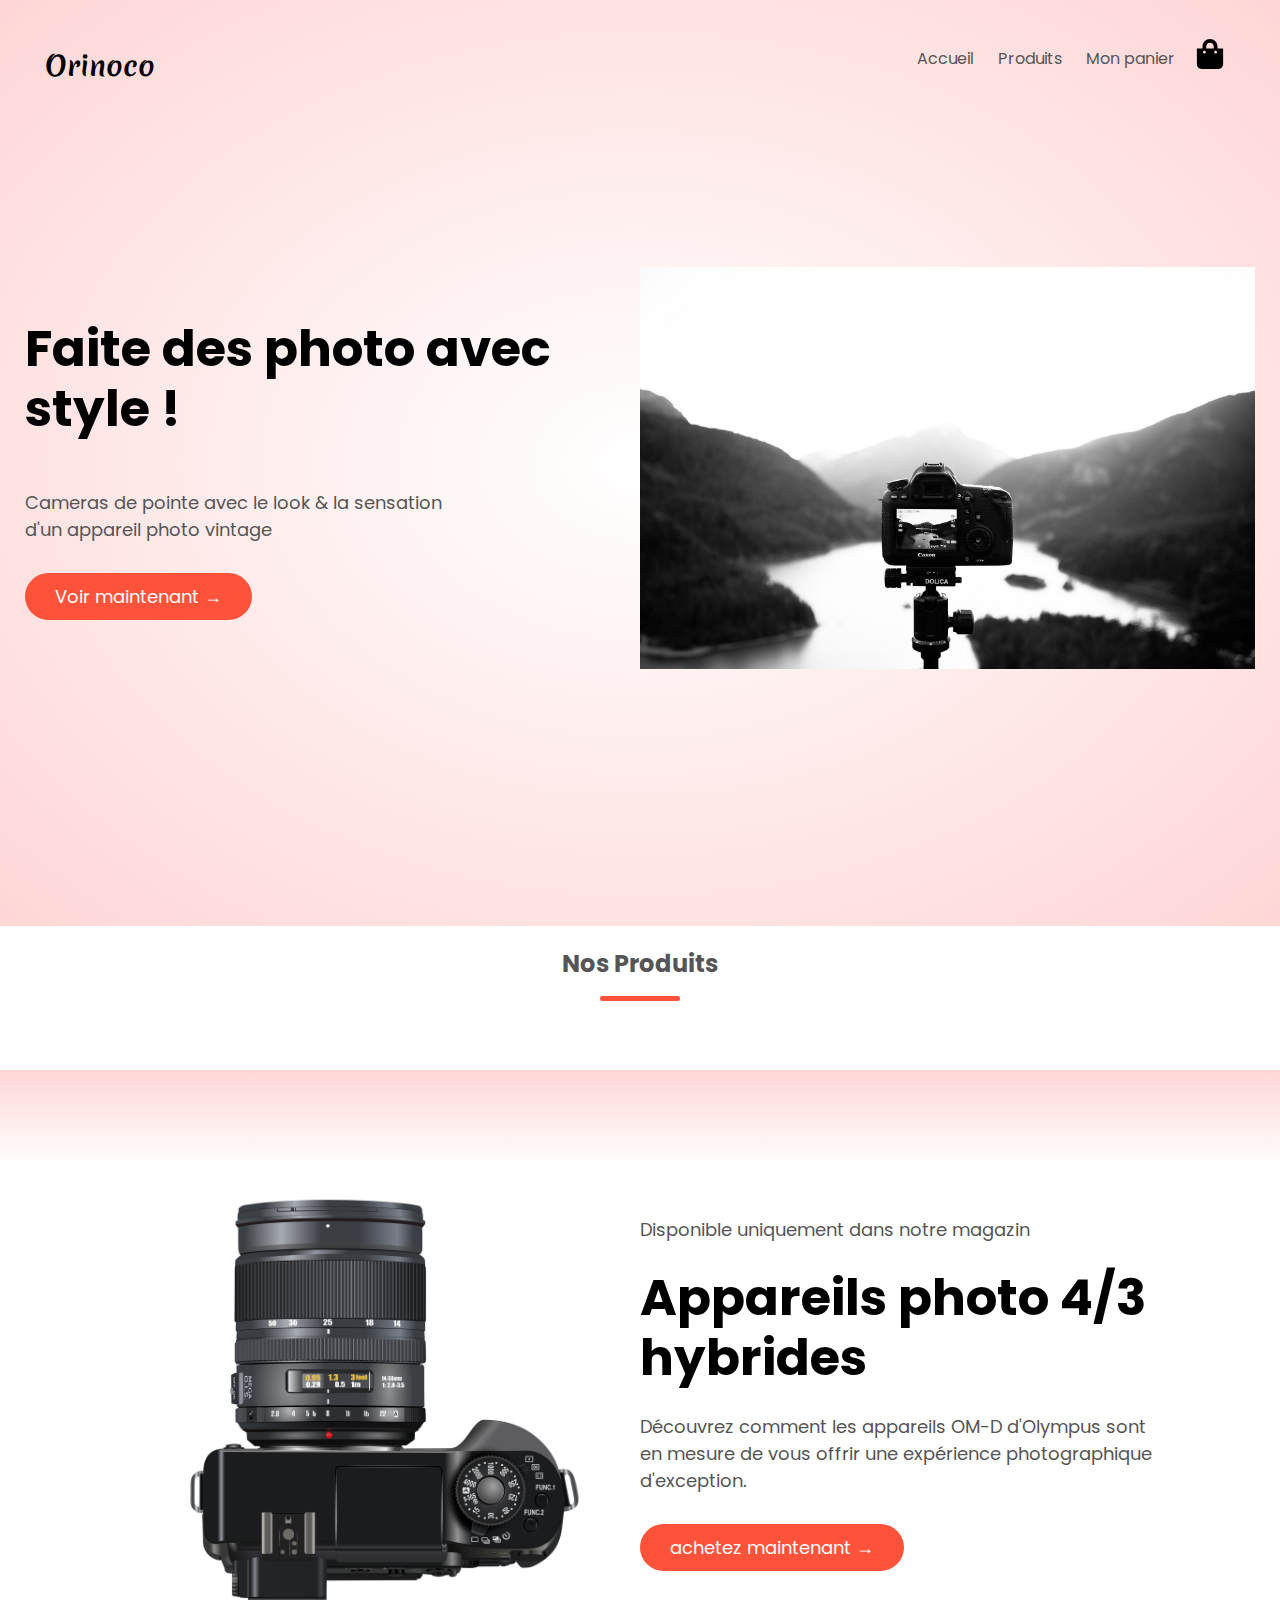
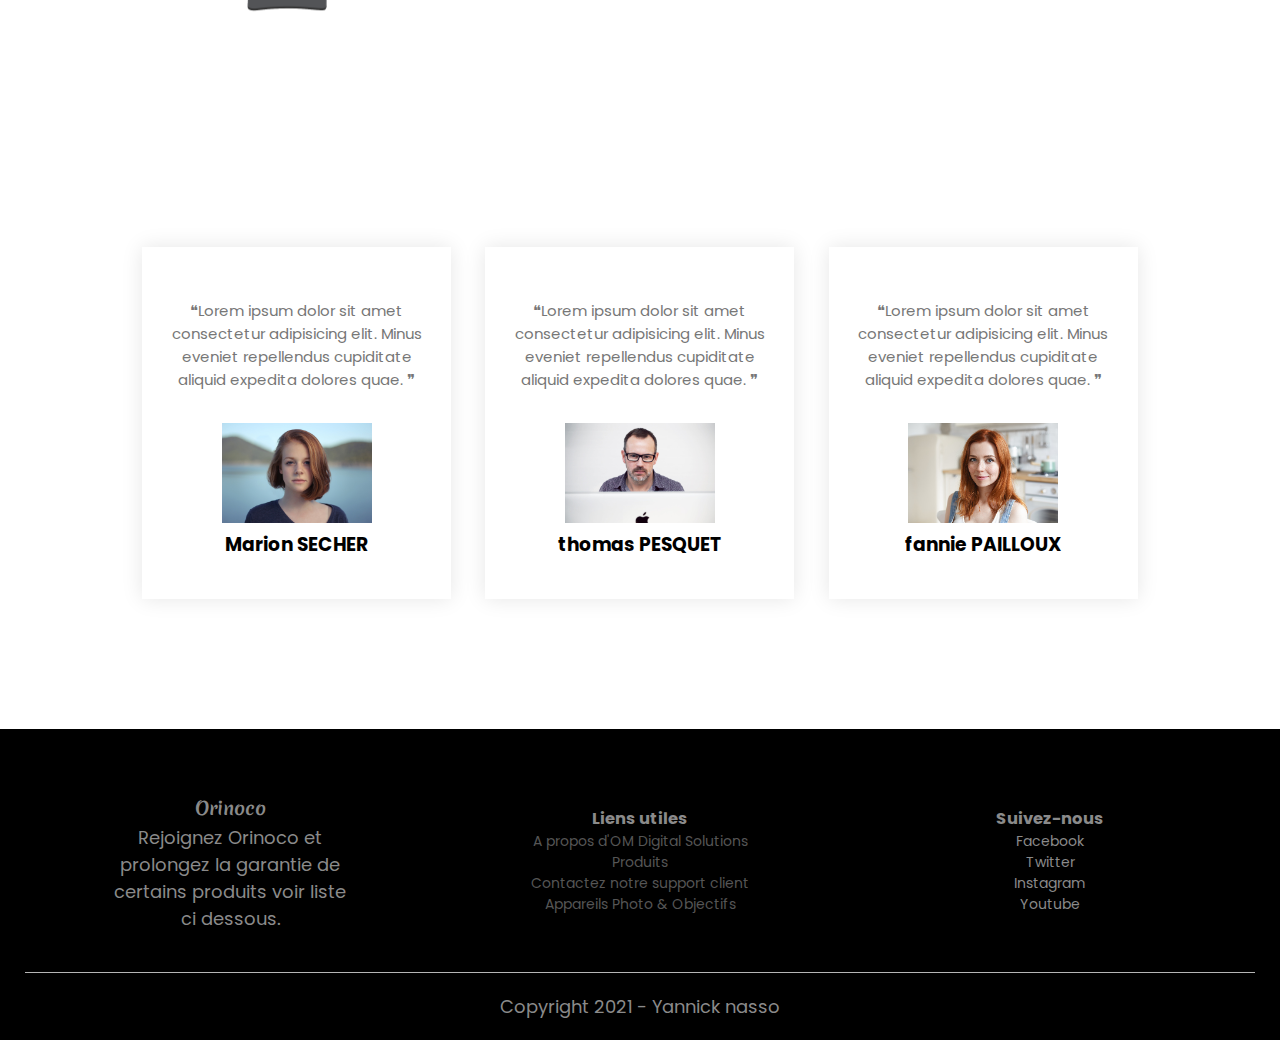
<file: index.html>
<!DOCTYPE html>
<!--[if lt IE 7]>      <html class="no-js lt-ie9 lt-ie8 lt-ie7"> <![endif]-->
<!--[if IE 7]>         <html class="no-js lt-ie9 lt-ie8"> <![endif]-->
<!--[if IE 8]>         <html class="no-js lt-ie9"> <![endif]-->
<!--[if gt IE 8]>      <html class="no-js"> <![endif]-->
<html lang="fr">
  <head>
    <meta charset="utf-8" />
    <meta http-equiv="X-UA-Compatible" content="IE=edge" />
    <title>Orinoco | ecommerce website photo</title>
    <meta name="description" content="" />
    <meta name="viewport" content="width=device-width, initial-scale=1" />
    <link rel="stylesheet" href="style.css" />
    <link rel="preconnect" href="https://fonts.googleapis.com" />
    <!-- google fonts -->
    <link rel="preconnect" href="https://fonts.gstatic.com" crossorigin />
    <link
      href="https://fonts.googleapis.com/css2?family=Merienda:wght@400;700&family=Poppins:wght@300;400;500;600;700&display=swap"
      rel="stylesheet"
    />

    <!-- fontawesom -->
    <link
      rel="stylesheet"
      href="https://use.fontawesome.com/releases/v5.15.3/css/all.css"
      integrity="sha384-SZXxX4whJ79/gErwcOYf+zWLeJdY/qpuqC4cAa9rOGUstPomtqpuNWT9wdPEn2fk"
      crossorigin="anonymous"
    />
  </head>
  <body>
    <!-- HEADER -->
    <div class="header">
      <div class="container">
        <div class="navbar">
          <div class="navbar-center">
            <div class="logo">
              <i class="fas fa-shopping-cart"></i>
              <span class="brand">Orinoco</span>
            </div>
            <nav>
              <ul id="menuItems">
                <li><a href="index.html">Accueil</a></li>
                <li><a href="product.html">Produits</a></li>
                <!-- <li><a href="product-details.html">À propos</a></li> -->
                <!-- <li><a href="">Contact</a></li> -->
                <li><a href="card.html">Mon panier</a></li>
              </ul>
            </nav>
            <div class="cart-container">
              <a href="card.html"
                ><img
                  src="./images/shopping-bag-solid.svg"
                  width="30px"
                  height="30px"
                  alt="logo"
              /></a>
              <!-- <div class="cart-items"><span>0</span></div> -->
            </div>
            <img
              src="./images/bars-solid.svg"
              alt="menu"
              class="menu-icon"
              onclick="menutoggle()"
            />
          </div>
        </div>
        <div class="row">
          <div class="col-2">
            <h1>Faite des photo avec style !</h1>
            <br />
            <p>
              Cameras de pointe avec le look & la sensation <br />
              d'un appareil photo vintage
            </p>
            <a href="product.html" class="btn">Voir maintenant &#8594;</a>
          </div>
          <div class="col-2">
            <img src="./images/camera-918565_1920.jpg" alt="" />
          </div>
        </div>
      </div>
    </div>

    <!-- featured products -->

    <div class="small-container">
      <h2 class="title">Nos Produits</h2>
      <div class="row" id="row">
        <!-- <div class="col-4" id="article">
          <img src="./images/vcam_1.jpg" alt="appareil photo" />
          <button class="btn-item">voir l'article</button>
          <h4 class="name">Reflex - Canon EOS 1000D + Objectif Canon EF-S 18</h4>
          <p class="desciption"></p>
          <div class="rating">
            <i class="fa fa-star"></i>
            <i class="fa fa-star"></i>
            <i class="fa fa-star"></i>
            <i class="fa fa-star"></i>
            <i class="far fa-star"></i>
          </div>
          <p class="price">299.00€</p>
        </div> -->
        <!-- <div class="col-4">
          <img src="./images/vcam_2.jpg" alt="appareil photo" />
          <h4>Bridge - Canon PowerShot SX400 IS Noir f/3,4 - f/5,8</h4>
          <div class="rating">
            <i class="fa fa-star"></i>
            <i class="fa fa-star"></i>
            <i class="fa fa-star"></i>
            <i class="far fa-star"></i>
            <i class="far fa-star"></i>
          </div>
          <p class="price">139.99€</p>
        </div>
        <div class="col-4">
          <img src="./images/vcam_3.jpg" alt="appareil photo" />
          <h4>Appareil photo Hybride Sony A7 III + 28-70mm</h4>
          <div class="rating">
            <i class="fa fa-star"></i>
            <i class="fa fa-star"></i>
            <i class="fa fa-star"></i>
            <i class="fa fa-star"></i>
            <i class="far fa-star"></i>
          </div>
          <p class="price">1849.99€</p>
        </div>
        <div class="col-4">
          <img src="./images/vcam_4.jpg" alt="appareil photo" />
          <h4>Appareils photos bridge SONY DSC-H300 - Noir</h4>
          <div class="rating">
            <i class="fa fa-star"></i>
            <i class="fa fa-star"></i>
            <i class="fa fa-star"></i>
            <i class="fas fa-star-half-alt"></i>
            <i class="far fa-star"></i>
          </div>
          <p class="price">189.99€</p>
        </div>
        <div class="col-4">
          <img src="./images/vcam_5.jpg" alt="appareil photo" />
          <h4>FUJIFILM - FinePix S6500-FD 6,3 MP</h4>
          <div class="rating">
            <i class="fa fa-star"></i>
            <i class="fa fa-star"></i>
            <i class="fa fa-star"></i>
            <i class="fa fa-star"></i>
            <i class="far fa-star"></i>
          </div>
          <p class="price">2199.99€</p>
        </div> -->
      </div>
    </div>

    <!-- Offre -->
    <div class="offer">
      <div class="small-container">
        <div class="row">
          <div class="col-2">
            <img
              src="./images/digital-camera-33879.png"
              class="offer-img"
              alt="photo camera"
            />
          </div>
          <div class="col-2">
            <p>Disponible uniquement dans notre magazin</p>
            <h1>Appareils photo 4/3 hybrides</h1>
            <small
              >Découvrez comment les appareils OM-D d'Olympus sont en mesure de
              vous offrir une expérience photographique d'exception.</small
            ><br />
            <a href="product.html" class="btn">achetez maintenant &#8594;</a>
          </div>
        </div>
      </div>
    </div>

    <!-- testimonial -->
    <div class="testimonial">
      <div class="small-container">
        <div class="row">
          <div class="col-3">
            <p>
              &#10077;Lorem ipsum dolor sit amet consectetur adipisicing elit.
              Minus eveniet repellendus cupiditate aliquid expedita dolores
              quae. &#10078;
            </p>
            <div class="rating">
              <i class="fa fa-star"></i>
              <i class="fa fa-star"></i>
              <i class="fa fa-star"></i>
              <i class="fa fa-star"></i>
              <i class="far fa-star"></i>
            </div>
            <img src="./images/girl-919048_1920.jpg" alt="phto de femme" />
            <h3>Marion SECHER</h3>
          </div>
          <div class="col-3">
            <p>
              &#10077;Lorem ipsum dolor sit amet consectetur adipisicing elit.
              Minus eveniet repellendus cupiditate aliquid expedita dolores
              quae. &#10078;
            </p>
            <div class="rating">
              <i class="fa fa-star"></i>
              <i class="fa fa-star"></i>
              <i class="fa fa-star"></i>
              <i class="fa fa-star"></i>
              <i class="far fa-star"></i>
            </div>
            <img src="./images/man-1209494_1920.jpg" alt="phto de femme" />
            <h3>thomas PESQUET</h3>
          </div>
          <div class="col-3">
            <p>
              &#10077;Lorem ipsum dolor sit amet consectetur adipisicing elit.
              Minus eveniet repellendus cupiditate aliquid expedita dolores
              quae. &#10078;
            </p>
            <div class="rating">
              <i class="fa fa-star"></i>
              <i class="fa fa-star"></i>
              <i class="fa fa-star"></i>
              <i class="fa fa-star"></i>
              <i class="far fa-star"></i>
            </div>
            <img
              src="./images/istockphoto-1130915052-170667a.jpg"
              alt="phto de femme"
            />
            <h3>fannie PAILLOUX</h3>
          </div>
        </div>
      </div>
    </div>

    <!-- FOOTER -->
    <div class="footer">
      <div class="container">
        <div class="row">
          <!-- <div class="footer-col-1">
            <h3>Télécharger notre App</h3>
              <p>Télécharger l'App pour andoïd et téléphone ios</p>
              
          </div> -->
          <div class="footer-col-2">
            <i class="fas fa-shopping-cart footer"></i><span>Orinoco</span>
            <p>
              Rejoignez Orinoco et prolongez la garantie de certains produits
              voir liste ci dessous.
            </p>
          </div>
          <div class="footer-col-3">
            <h3>Liens utiles</h3>
            <ul>
              <li><a href="">A propos d'OM Digital Solutions</a></li>
              <li><a href="">Produits</a></li>
              <li><a href="">Contactez notre support client</a></li>
              <li><a href="">Appareils Photo & Objectifs</a></li>
            </ul>
          </div>
          <div class="footer-col-4">
            <h3>Suivez-nous</h3>
            <ul>
              <li>Facebook</li>
              <li>Twitter</li>
              <li>Instagram</li>
              <li>Youtube</li>
            </ul>
          </div>
        </div>
        <hr />
        <p class="copyright">Copyright 2021 - Yannick nasso</p>
      </div>
    </div>

    <!-- JavaScript pour menu -->
    <script>
      var menuiItems = document.getElementById("menuItems");
      menuItems.style.maxHeight = "0px";
      function menutoggle() {
        if (menuItems.style.maxHeight == "0px") {
          menuItems.style.maxHeight = "200px";
        } else {
          menuItems.style.maxHeight = "0px";
        }
      }
    </script>

    <script src="./Js/articles.js"></script>
    <script src="./Js/index.js"></script>
  </body>
</html>
</file>
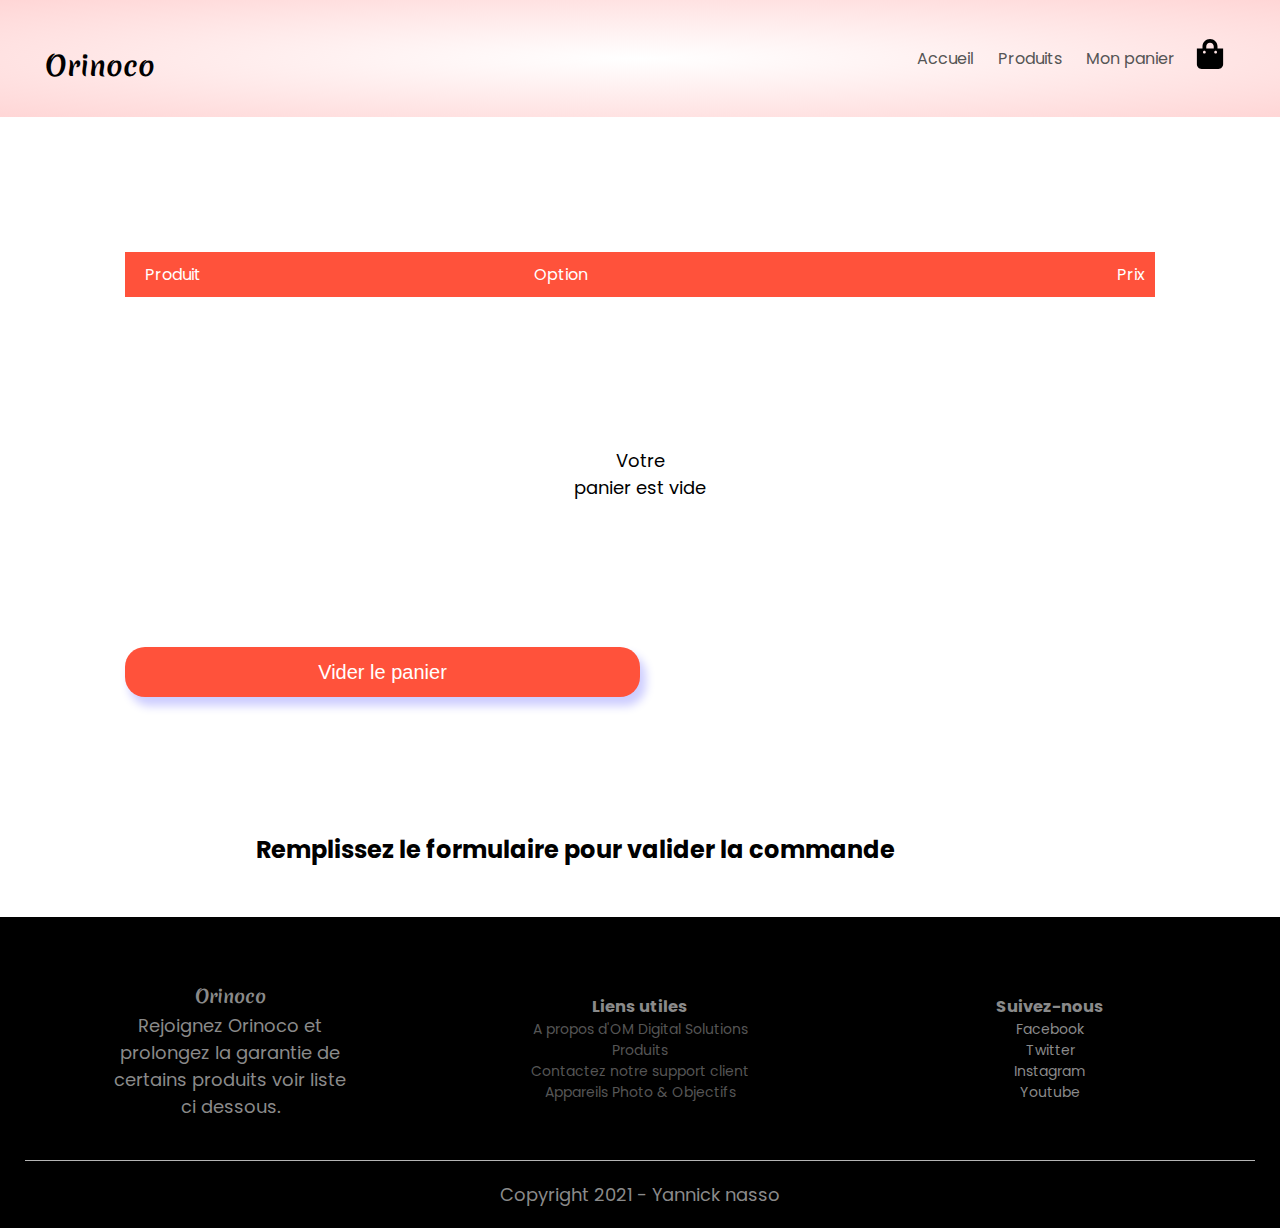
<file: card.html>
<!DOCTYPE html>
        <!--[if lt IE 7]>      <html class="no-js lt-ie9 lt-ie8 lt-ie7"> <![endif]-->
        <!--[if IE 7]>         <html class="no-js lt-ie9 lt-ie8"> <![endif]-->
        <!--[if IE 8]>         <html class="no-js lt-ie9"> <![endif]-->
        <!--[if gt IE 8]>      <html class="no-js"> <!--<![endif]-->
        <html lang="fr">
        <head>
            <meta charset="utf-8" />
            <meta http-equiv="X-UA-Compatible" content="IE=edge" />
            <title>Orinoco - produits | ecommerce website photo</title>
            <meta name="description" content="" />
            <meta name="viewport" content="width=device-width, initial-scale=1" />
            <link rel="stylesheet" href="style.css" />
            <link rel="preconnect" href="https://fonts.googleapis.com" />
            <!-- Bootstrap -->
<!--                 <link href="https://cdn.jsdelivr.net/npm/bootstrap@5.0.2/dist/css/bootstrap.min.css" rel="stylesheet" integrity="sha384-EVSTQN3/azprG1Anm3QDgpJLIm9Nao0Yz1ztcQTwFspd3yD65VohhpuuCOmLASjC" crossorigin="anonymous">
 -->
            <!-- google fonts -->
            <link rel="preconnect" href="https://fonts.gstatic.com" crossorigin />
            <link
            href="https://fonts.googleapis.com/css2?family=Merienda:wght@400;700&family=Poppins:wght@300;400;500;600;700&display=swap"
            rel="stylesheet"
            />

            <!-- fontawesom -->
            <link
            rel="stylesheet"
            href="https://use.fontawesome.com/releases/v5.15.3/css/all.css"
            integrity="sha384-SZXxX4whJ79/gErwcOYf+zWLeJdY/qpuqC4cAa9rOGUstPomtqpuNWT9wdPEn2fk"
            crossorigin="anonymous"
            />
        </head>
        <body>
            <!-- HEADER -->
            <div class="header">
            <div class="container">
                <div class="navbar">
                <div class="navbar-center">
                    <div class="logo">
                    <i class="fas fa-shopping-cart"></i>
                    <span class="brand">Orinoco</span>
                    </div>
                    <nav>
                    <ul id="menuItems">
                        <li><a href="index.html">Accueil</a></li>
                        <li><a href="product.html">Produits</a></li>
                        <!-- <li><a href="product-details.html">À propos</a></li> -->
                        <!-- <li><a href="">Contact</a></li> -->
                        <li><a href="card.html">Mon panier</a></li>
                    </ul>
                    </nav>
                    <div class="cart-container">
                <a href="card.html"><img
                src="./images/shopping-bag-solid.svg"
                width="30px"
                height="30px"
                alt="logo"
                /></a>
               <!--  <div class="cart-items"><span>0</span></div> -->
                </div>
                    <img
                    src="./images/bars-solid.svg"
                    alt="menu"
                    class="menu-icon"
                    onclick="menutoggle()"
                    />
                </div>
                </div>
            </div>
            </div>

            <!-- cart items details -->
            <div class="small-container cart-page ">
                <div  class="article-container">

                <table>
                    <tr>
                        <th>Produit</th>
                        <th>Option</th>
                        <th>Prix</th>
                    </tr>
                    
                    <!-- cart item -->
                    <table id="cart-container">

                    </table>
                    <!-- <tr class="cart-content" > -->
                        <!-- <td class="cart-item">
                            <div class="cart-info" id="cart-info">
                                <img src="./images/vcam_1.jpg"  alt="appareil photo">
                                <div>
                                    <p>Reflex - Canon EOS 1000D + Objectif Canon EF-S 18</p>
                                    <small>Prix: 299.00€ </small>
                                    <br>
                                    <span class="remove-item"><a href="">retirer</a></span>
                                </div>
                            </div>
                        </td>
                        <td class="option_produit">option</td>
                            <td class="option_produit">Total</td>  -->
                        <!-- <td><i class="fas fa-chevron-up"></i> 
                            <p class="item-amount"> 1</p> 
                            <i class="fas fa-chevron-down"></i></td>
                        <td>299.00€</td>
                    </tr>  -->
                    
                    
                </table >
                </div> 
                <div class="total-price" id="total-price">
                            
                </div> 
                

            </div>

            </div>

            <!-- formulaire -->

            <form id="form" class="form-container">
            <h2 class="form-command">Remplissez le formulaire pour valider la commande</h2>

                <!-- <div class="form form-row">
                    <div class="col-md-4 mb-3">
                    <label for="prenom">Prénom</label>
                    <input type="text" class="form-control" id="prenom" placeholder="Prénom" value="" required>
                    </div>
                    <div class="col-md-4 mb-3">
                    <label for="nom">Nom</label>
                    <input type="text" class="form-control" id="nom" placeholder="Nom" value="" required>
                    </div>
                    <div class="mb-3">
                        <label for="email" class="form-label">Adresse mail</label>
                        <input type="email" class="form-control" id="email" placeholder="adresse@example.com">
                    </div>
                </div>
                <div class="form form-row">
                    <div class="col-md-6 mb-3">
                    <label for="ville">Ville</label>
                    <input type="text" class="form-control" id="ville" placeholder="" required>
                    </div>
                    <div class="col-md-3 mb-3">
                    <label for="pays">Pays</label>
                    <input type="text" class="form-control" id="pays" placeholder="" required>
                    </div>
                    <div class="col-md-3 mb-3">
                    <label for="codePostal">code postal</label>
                    <input type="text" class="form-control" id="codePostal" placeholder="" required>
                    </div>
                </div>
                <div class="mb-3 message">
            <label for="message" class="form-label">Votre message</label>
            <textarea class="form-control" id="message" rows="3"></textarea>
            </div>
                <div class="form form-group">
                    <div class="form-check">
                    <input class="form-check-input" type="checkbox" value="" id="invalidCheck2" required>
                    <label class="form-check-label" for="invalidCheck2">
                        Agree to terms and conditions
                    </label>
                    </div>
                    <button class="btn btn-primary" type="submit" id="submit">Envoyer</button>
                </div> -->
                
    </form>

            <!-- FOOTER -->
            <div class="footer footer-card">
            <div class="container">
                <div class="row">
                <div class="footer-col-2">
                    <i class="fas fa-shopping-cart footer"></i><span>Orinoco</span>
                    <p>
                    Rejoignez Orinoco et prolongez la garantie de certains produits
                    voir liste ci dessous.
                    </p>
                </div>
                <div class="footer-col-3">
                    <h3>Liens utiles</h3>
                    <ul>
                    <li><a href="">A propos d'OM Digital Solutions</a></li>
                    <li><a href="">Produits</a></li>
                    <li><a href="">Contactez notre support client</a></li>
                    <li><a href="">Appareils Photo & Objectifs</a></li>
                    </ul>
                </div>
                <div class="footer-col-4">
                    <h3>Suivez-nous</h3>
                    <ul>
                    <li>Facebook</li>
                    <li>Twitter</li>
                    <li>Instagram</li>
                    <li>Youtube</li>
                    </ul>
                </div>
                </div>
                <hr />
                <p class="copyright">Copyright 2021 - Yannick nasso</p>
            </div>
            </div>

            <!-- JavaScript pour menu -->
            <script>
            var menuiItems = document.getElementById("menuItems");
            menuItems.style.maxHeight = "0px";
            function menutoggle() {
                if (menuItems.style.maxHeight == "0px") {
                menuItems.style.maxHeight = "200px";
                } else {
                menuItems.style.maxHeight = "0px";
                }
            }
            </script>

<script type="text/javascript">
function verifInput(id, submit) {
    if(document.getElementById(id).value != "")
        document.getElementById(submit).disabled = "";
}
</script>

        <script src="./Js/articles.js"></script>
        <script src="./Js/panier.js"></script>
        <!-- <script src="./Js/product-page.js"></script> -->
        <!-- <script src="./Js/validity.js"></script> -->
        
        
        </body>
        </html>
</file>
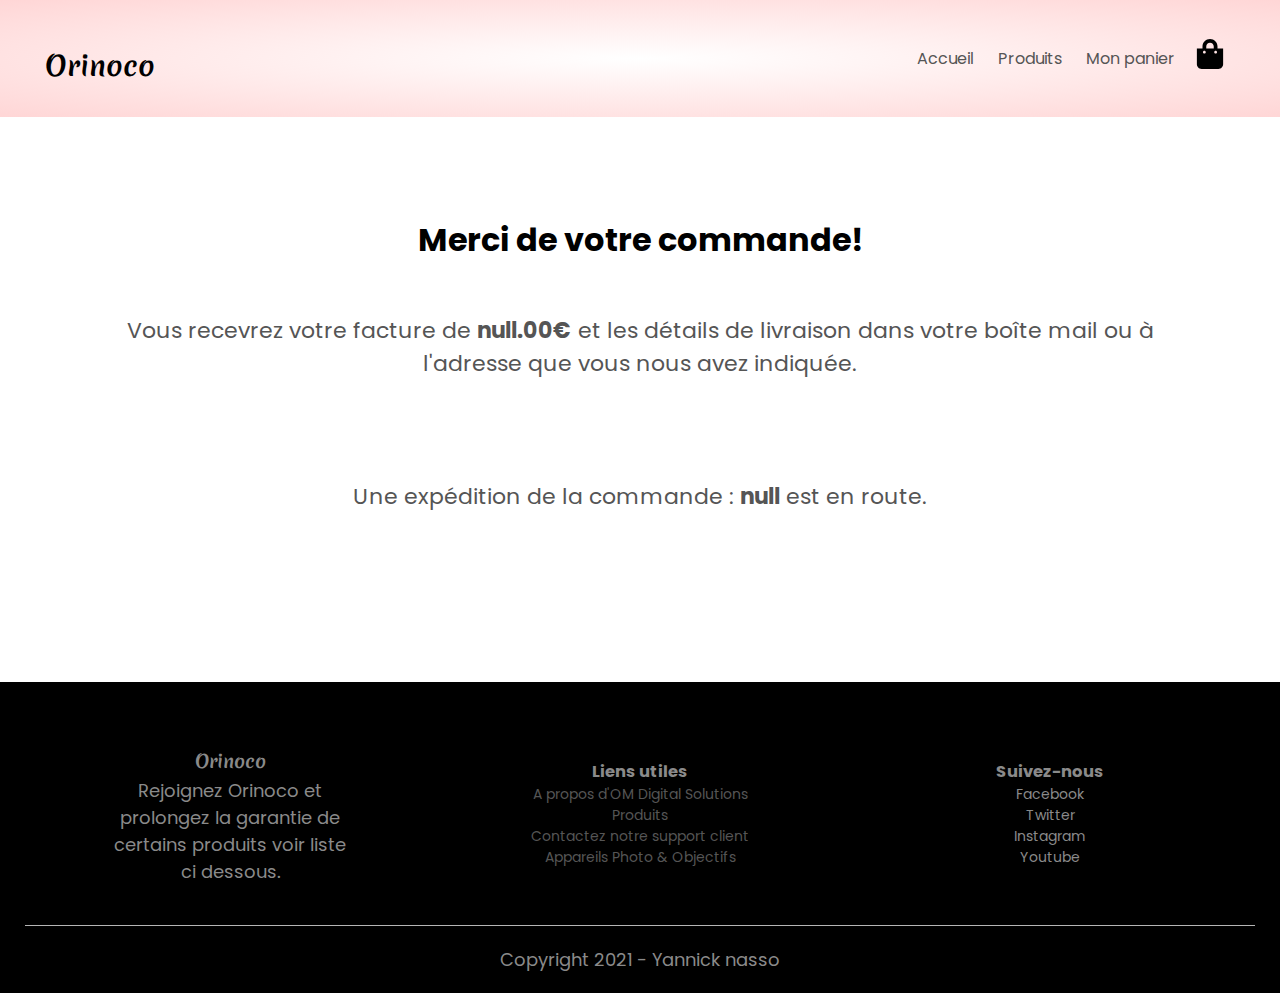
<file: confirmation-commande.html>
<!DOCTYPE html>
    <!--[if lt IE 7]>      <html class="no-js lt-ie9 lt-ie8 lt-ie7"> <![endif]-->
    <!--[if IE 7]>         <html class="no-js lt-ie9 lt-ie8"> <![endif]-->
    <!--[if IE 8]>         <html class="no-js lt-ie9"> <![endif]-->
    <!--[if gt IE 8]>      <html class="no-js"> <!--<![endif]-->
    <html lang="fr">
    <head>
        <meta charset="utf-8" />
        <meta http-equiv="X-UA-Compatible" content="IE=edge" />
        <title>Orinoco - produits | ecommerce website photo</title>
        <meta name="description" content="" />
        <meta name="viewport" content="width=device-width, initial-scale=1" />
        <link rel="stylesheet" href="style.css" />
        <link rel="preconnect" href="https://fonts.googleapis.com" />
        <!-- google fonts -->
        <link rel="preconnect" href="https://fonts.gstatic.com" crossorigin />
        <link
        href="https://fonts.googleapis.com/css2?family=Merienda:wght@400;700&family=Poppins:wght@300;400;500;600;700&display=swap"
        rel="stylesheet"
        />

        <!-- fontawesom -->
        <link
        rel="stylesheet"
        href="https://use.fontawesome.com/releases/v5.15.3/css/all.css"
        integrity="sha384-SZXxX4whJ79/gErwcOYf+zWLeJdY/qpuqC4cAa9rOGUstPomtqpuNWT9wdPEn2fk"
        crossorigin="anonymous"
        />
    </head>
    <body>
        <!-- HEADER -->
        <div class="header">
        <div class="container">
            <div class="navbar">
            <div class="navbar-center">
                <div class="logo">
                <i class="fas fa-shopping-cart"></i>
                <span class="brand">Orinoco</span>
                </div>
                <nav>
                <ul id="menuItems">
                    <li><a href="index.html">Accueil</a></li>
                    <li><a href="product.html">Produits</a></li>
                    <!-- <li><a href="product-details.html">À propos</a></li> -->
                    <!-- <li><a href="">Contact</a></li> -->
                    <li><a href="card.html">Mon panier</a></li>
                </ul>
                </nav>
                <div class="cart-container">
                <a href="card.html"
                    ><img
                    src="./images/shopping-bag-solid.svg"
                    width="30px"
                    height="30px"
                    alt="logo"
                /></a>
                <!--  <div class="cart-items"><span>0</span></div> -->
                </div>

                <img
                src="./images/bars-solid.svg"
                alt="menu"
                class="menu-icon"
                onclick="menutoggle()"
                />
            </div>
            </div>
            <!-- <div class="row">
                    <div class="col-2">
                        <h1>Faite des photo avec style !</h1>
                        <br />
                        <p>
                        Cameras de pointe avec le look & feel <br />
                        d'un appareil photo vintage
                        </p>
                        <a href="" class="btn">Voir maintenant &#8594;</a>
                    </div>
                    <div class="col-2">
                        <img src="/images/camera-918565_1920.jpg" alt="" />
                    </div>
                    </div> -->
        </div>
        </div>

        <div class="small-container" id="container-order">
        <!-- <h1 class="h1Order">Merci yannick pour votre commande!</h1>
                <div class="order-confirm">
                    <p class="pOrder">Vous recevrez votre facture de <strong>1599€</strong> et les détails de livraison dans votre boîte mail ou à l'adresse que vous avez indiquée.</p>
                <p class="pOrder">Une expédition de la commande <strong>#EU45892</strong> est en route.</p>
                </div> -->
        </div>

        <!-- FOOTER -->
        <div class="footer footer-order">
        <div class="container">
            <div class="row">
            <!-- <div class="footer-col-1">
                        <h3>Télécharger notre App</h3>
                        <p>Télécharger l'App pour andoïd et téléphone ios</p>
                        
                    </div> -->
            <div class="footer-col-2">
                <i class="fas fa-shopping-cart footer"></i><span>Orinoco</span>
                <p>
                Rejoignez Orinoco et prolongez la garantie de certains produits
                voir liste ci dessous.
                </p>
            </div>
            <div class="footer-col-3">
                <h3>Liens utiles</h3>
                <ul>
                <li><a href="">A propos d'OM Digital Solutions</a></li>
                <li><a href="">Produits</a></li>
                <li><a href="">Contactez notre support client</a></li>
                <li><a href="">Appareils Photo & Objectifs</a></li>
                </ul>
            </div>
            <div class="footer-col-4">
                <h3>Suivez-nous</h3>
                <ul>
                <li>Facebook</li>
                <li>Twitter</li>
                <li>Instagram</li>
                <li>Youtube</li>
                </ul>
            </div>
            </div>
            <hr />
            <p class="copyright">Copyright 2021 - Yannick nasso</p>
        </div>
        </div>

        <!-- JavaScript pour menu -->
        <script>
        var menuiItems = document.getElementById("menuItems");
        menuItems.style.maxHeight = "0px";
        function menutoggle() {
            if (menuItems.style.maxHeight == "0px") {
            menuItems.style.maxHeight = "200px";
            } else {
            menuItems.style.maxHeight = "0px";
            }
        }
        </script>
        <script src="./Js/confirmationCommande.js"></script>
    </body>
    </html>
</file>
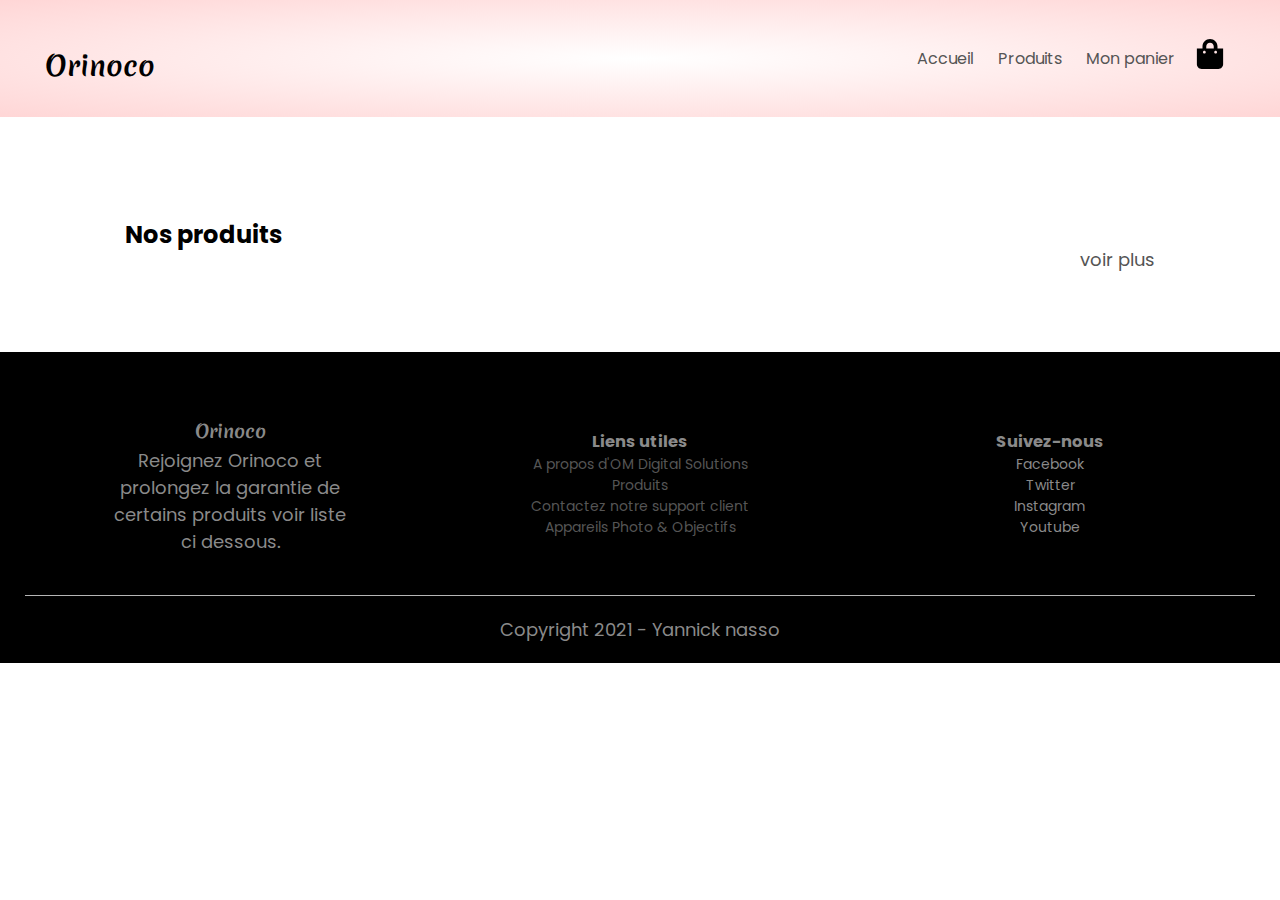
<file: product-details.html>
<!DOCTYPE html>
<!--[if lt IE 7]>      <html class="no-js lt-ie9 lt-ie8 lt-ie7"> <![endif]-->
<!--[if IE 7]>         <html class="no-js lt-ie9 lt-ie8"> <![endif]-->
<!--[if IE 8]>         <html class="no-js lt-ie9"> <![endif]-->
<!--[if gt IE 8]>      <html class="no-js"> <!--<![endif]-->
<html lang="fr">
  <head>
    <meta charset="utf-8" />
    <meta http-equiv="X-UA-Compatible" content="IE=edge" />
    <title>Orinoco - produits | ecommerce website photo</title>
    <meta name="description" content="" />
    <meta name="viewport" content="width=device-width, initial-scale=1" />
    <link rel="stylesheet" href="style.css" />
    <link rel="preconnect" href="https://fonts.googleapis.com" />
    <!-- google fonts -->
    <link rel="preconnect" href="https://fonts.gstatic.com" crossorigin />
    <link
      href="https://fonts.googleapis.com/css2?family=Merienda:wght@400;700&family=Poppins:wght@300;400;500;600;700&display=swap"
      rel="stylesheet"
    />

    <!-- fontawesom -->
    <link
      rel="stylesheet"
      href="https://use.fontawesome.com/releases/v5.15.3/css/all.css"
      integrity="sha384-SZXxX4whJ79/gErwcOYf+zWLeJdY/qpuqC4cAa9rOGUstPomtqpuNWT9wdPEn2fk"
      crossorigin="anonymous"
    />
  </head>
  <body>
    <!-- HEADER -->
    <div class="header">
      <div class="container">
        <div class="navbar">
          <div class="navbar-center">
            <div class="logo">
              <i class="fas fa-shopping-cart"></i>
              <span class="brand">Orinoco</span>
            </div>
            <nav>
              <ul id="menuItems">
                <li><a href="index.html">Accueil</a></li>
                <li><a href="product.html">Produits</a></li>
                <!-- <li><a href="product-details.html">À propos</a></li> -->
                <!-- <li><a href="">Contact</a></li> -->
                <li><a href="card.html">Mon panier</a></li>
              </ul>
            </nav>
            <div class="cart-container">
              <a href="card.html"
                ><img
                  src="./images/shopping-bag-solid.svg"
                  width="30px"
                  height="30px"
                  alt="logo"
              /></a>
              <!--  <div class="cart-items"><span>0</span></div> -->
            </div>

            <img
              src="./images/bars-solid.svg"
              alt="menu"
              class="menu-icon"
              onclick="menutoggle()"
            />
          </div>
        </div>
      </div>
    </div>

    <!-- single products details   -->

    <div class="small-container single-product" id="product-container">
      <!-- <div class="row">
        <div class="col-2">
          <img src="./images/vcam_1.jpg"  width="100%" alt="appareil photo" data-id="productImg">

          <div class="small-img-row">
            <div class="small-img-col">
              <img src="./images/vcam_1.jpg" width="100%" alt="appareil photo" class="small-img">
            </div>
            <div class="small-img-col">
              <img src="./images/camera-801924.jpg" width="100%" alt="appareil photo" class="small-img">
            </div>
            <div class="small-img-col">
              <img src="./images/camera-1055066.jpg" alt="appareil photo" class="small-img">
            </div>
            <div class="small-img-col">
              <img src="./images/camera-1130731_1920.jpg"  width="100%" alt="appareil photo" class="small-img">
            </div>
          </div>


        </div>
        <div class="col-2" id="single-product">
          <p>Accueil / appareil photo</p>
          <h1>Reflex - Canon EOS 1000D </h1>
          <h4>299.00€</h4>
          <select name="" id="lenses">
            <option value="">Lentille</option>
            <option value="">35mm</option>
            <option value="">45mm</option>
            <option value="">55mm</option>
          </select>
          <input type="number" value="1">
          <a href="" class="btn add-cart-btn cart">Ajouter au panier</a>
          <h3>Détail du produit<i class="fa fa-indent"></i></h3>
          <br>
          <p>Lorem ipsum dolor sit amet consectetur adipisicing elit. Dolorum animi deleniti sequi rerum ratione quasi consequatur.</p>
        </div>
      </div> -->
    </div>
    <!-- title -->
    <div class="small-container">
      <div class="row row-2">
        <h2>Nos produits</h2>
        <p><a href="product.html">voir plus</a></p>
      </div>
    </div>

    <!-- products -->
    <div class="small-container">
      <div class="row" id="row">
        <!-- <div class="col-4">
          <img src="./images/vcam_1.jpg" alt="appareil photo" />
          <h4>Reflex - Canon EOS 1000D + Objectif Canon EF-S 18</h4>
          <div class="rating">
            <i class="fa fa-star"></i>
            <i class="fa fa-star"></i>
            <i class="fa fa-star"></i>
            <i class="fa fa-star"></i>
            <i class="far fa-star"></i>
          </div>
          <p class="price">299.00€</p>
        </div>
        <div class="col-4">
          <img src="./images/vcam_2.jpg" alt="appareil photo" />
          <h4>Bridge - Canon PowerShot SX400 IS Noir f/3,4 - f/5,8</h4>
          <div class="rating">
            <i class="fa fa-star"></i>
            <i class="fa fa-star"></i>
            <i class="fa fa-star"></i>
            <i class="far fa-star"></i>
            <i class="far fa-star"></i>
          </div>
          <p class="price">139.99€</p>
        </div>
        <div class="col-4">
          <img src="./images/vcam_3.jpg" alt="appareil photo" />
          <h4>Appareil photo Hybride Sony A7 III + 28-70mm</h4>
          <div class="rating">
            <i class="fa fa-star"></i>
            <i class="fa fa-star"></i>
            <i class="fa fa-star"></i>
            <i class="fa fa-star"></i>
            <i class="far fa-star"></i>
          </div>
          <p class="price">1849.99€</p>
        </div>
        <div class="col-4">
          <img src="./images/vcam_4.jpg" alt="appareil photo" />
          <h4>Appareils photos bridge SONY DSC-H300 - Noir</h4>
          <div class="rating">
            <i class="fa fa-star"></i>
            <i class="fa fa-star"></i>
            <i class="fa fa-star"></i>
            <i class="fas fa-star-half-alt"></i>
            <i class="far fa-star"></i>
          </div>
          <p class="price">189.99€</p>
        </div>
        <div class="col-4">
          <img src="./images/vcam_5.jpg" alt="appareil photo" />
          <h4>FUJIFILM - FinePix S6500-FD 6,3 MP</h4>
          <div class="rating">
            <i class="fa fa-star"></i>
            <i class="fa fa-star"></i>
            <i class="fa fa-star"></i>
            <i class="fa fa-star"></i>
            <i class="far fa-star"></i>
          </div>
          <p class="price">2199.99€</p>
        </div> -->
      </div>
    </div>

    <!-- FOOTER -->
    <div class="footer">
      <div class="container">
        <div class="row">
          <!-- <div class="footer-col-1">
                <h3>Télécharger notre App</h3>
                <p>Télécharger l'App pour andoïd et téléphone ios</p>
                
            </div> -->
          <div class="footer-col-2">
            <i class="fas fa-shopping-cart footer"></i><span>Orinoco</span>
            <p>
              Rejoignez Orinoco et prolongez la garantie de certains produits
              voir liste ci dessous.
            </p>
          </div>
          <div class="footer-col-3">
            <h3>Liens utiles</h3>
            <ul>
              <li><a href="">A propos d'OM Digital Solutions</a></li>
              <li><a href="">Produits</a></li>
              <li><a href="">Contactez notre support client</a></li>
              <li><a href="">Appareils Photo & Objectifs</a></li>
            </ul>
          </div>
          <div class="footer-col-4">
            <h3>Suivez-nous</h3>
            <ul>
              <li>Facebook</li>
              <li>Twitter</li>
              <li>Instagram</li>
              <li>Youtube</li>
            </ul>
          </div>
        </div>
        <hr />
        <p class="copyright">Copyright 2021 - Yannick nasso</p>
      </div>
    </div>

    <!-- JavaScript pour menu -->
    <script>
      var menuiItems = document.getElementById("menuItems");
      menuItems.style.maxHeight = "0px";
      function menutoggle() {
        if (menuItems.style.maxHeight == "0px") {
          menuItems.style.maxHeight = "200px";
        } else {
          menuItems.style.maxHeight = "0px";
        }
      }
    </script>

    <!-- product gallery -->

    <!--  <script>
      let productImg = document.getElementById("productImg");
      let smallImg = document.getElementsByClassName('small-img');
      smallImg[0].onclick = function () {
        productImg.src = smallImg[0].src;
      }
      smallImg[1].onclick = function () {
        productImg.src = smallImg[1].src;
      }
      smallImg[2].onclick = function () {
        productImg.src = smallImg[2].src;
      }
      smallImg[3].onclick = function () {
        productImg.src = smallImg[3].src;
      }
    </script> -->
    <script src="./Js/articles.js"></script>
    <script src="./Js/index.js"></script>
    <script src="./Js/product-page.js"></script>
  </body>
</html>
</file>
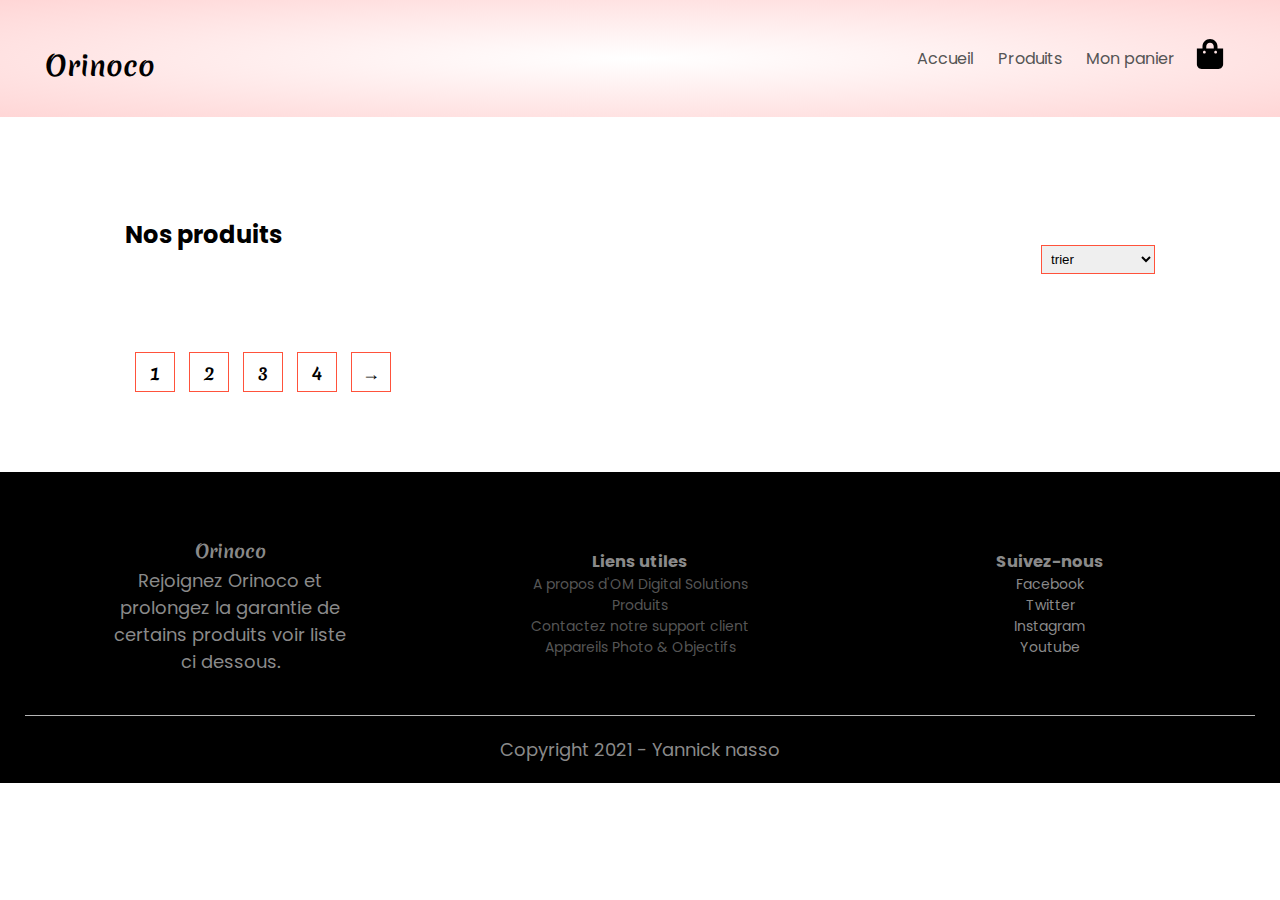
<file: product.html>
<!DOCTYPE html>
<!--[if lt IE 7]>      <html class="no-js lt-ie9 lt-ie8 lt-ie7"> <![endif]-->
<!--[if IE 7]>         <html class="no-js lt-ie9 lt-ie8"> <![endif]-->
<!--[if IE 8]>         <html class="no-js lt-ie9"> <![endif]-->
<!--[if gt IE 8]>      <html class="no-js"> <!--<![endif]-->
<html lang="fr">
  <head>
    <meta charset="utf-8" />
    <meta http-equiv="X-UA-Compatible" content="IE=edge" />
    <title>Orinoco - produits | ecommerce website photo</title>
    <meta name="description" content="" />
    <meta name="viewport" content="width=device-width, initial-scale=1" />
    <link rel="stylesheet" href="style.css" />
    <link rel="preconnect" href="https://fonts.googleapis.com" />
    <!-- google fonts -->
    <link rel="preconnect" href="https://fonts.gstatic.com" crossorigin />
    <link
      href="https://fonts.googleapis.com/css2?family=Merienda:wght@400;700&family=Poppins:wght@300;400;500;600;700&display=swap"
      rel="stylesheet"
    />

    <!-- fontawesom -->
    <link
      rel="stylesheet"
      href="https://use.fontawesome.com/releases/v5.15.3/css/all.css"
      integrity="sha384-SZXxX4whJ79/gErwcOYf+zWLeJdY/qpuqC4cAa9rOGUstPomtqpuNWT9wdPEn2fk"
      crossorigin="anonymous"
    />
  </head>
  <body>
    <!-- HEADER -->
    <div class="header">
      <div class="container">
        <div class="navbar">
          <div class="navbar-center">
            <div class="logo">
              <i class="fas fa-shopping-cart"></i>
              <span class="brand">Orinoco</span>
            </div>
            <nav>
              <ul id="menuItems">
                <li><a href="index.html">Accueil</a></li>
                <li><a href="product.html">Produits</a></li>
                <!-- <li><a href="product-details.html">À propos</a></li> -->
                <!-- <li><a href="">Contact</a></li> -->
                <li><a href="card.html">Mon panier</a></li>
              </ul>
            </nav>
            <div class="cart-container">
              <a href="card.html"
                ><img
                  src="./images/shopping-bag-solid.svg"
                  width="30px"
                  height="30px"
                  alt="logo"
              /></a>
              <!--  <div class="cart-items"><span>0</span></div> -->
            </div>

            <img
              src="./images/bars-solid.svg"
              alt="menu"
              class="menu-icon"
              onclick="menutoggle()"
            />
          </div>
        </div>
        <!-- <div class="row">
                <div class="col-2">
                    <h1>Faite des photo avec style !</h1>
                    <br />
                    <p>
                    Cameras de pointe avec le look & feel <br />
                    d'un appareil photo vintage
                    </p>
                    <a href="" class="btn">Voir maintenant &#8594;</a>
                </div>
                <div class="col-2">
                    <img src="/images/camera-918565_1920.jpg" alt="" />
                </div>
                </div> -->
      </div>
    </div>

    <!-- featured products -->

    <div class="small-container">
        <!-- <h2 class="title">Nos Produits</h2> -->
        <div class="row row-2">
            <h2>Nos produits</h2>
            <select name="trier" id="">
            <option value="">trier </option>
            <option value="">par prix</option>
            <option value="">par popularité</option>
            <option value="">par marque</option>
            </select>
        </div>
        <div class="row" id="row">
        <!-- <div class="col-4">
                <img src="./images/vcam_1.jpg" alt="appareil photo" />
                <h4>Reflex - Canon EOS 1000D + Objectif Canon EF-S 18</h4>
                <div class="rating">
                    <i class="fa fa-star"></i>
                    <i class="fa fa-star"></i>
                    <i class="fa fa-star"></i>
                    <i class="fa fa-star"></i>
                    <i class="far fa-star"></i>
                </div>
                <p class="price">299.00€</p>
                </div>
                <div class="col-4">
                <img src="./images/vcam_2.jpg" alt="appareil photo" />
                <h4>Bridge - Canon PowerShot SX400 IS Noir f/3,4 - f/5,8</h4>
                <div class="rating">
                    <i class="fa fa-star"></i>
                    <i class="fa fa-star"></i>
                    <i class="fa fa-star"></i>
                    <i class="far fa-star"></i>
                    <i class="far fa-star"></i>
                </div>
                <p class="price">139.99€</p>
                </div>
                <div class="col-4">
                <img src="./images/vcam_3.jpg" alt="appareil photo" />
                <h4>Appareil photo Hybride Sony A7 III + 28-70mm</h4>
                <div class="rating">
                    <i class="fa fa-star"></i>
                    <i class="fa fa-star"></i>
                    <i class="fa fa-star"></i>
                    <i class="fa fa-star"></i>
                    <i class="far fa-star"></i>
                </div>
                <p class="price">1849.99€</p>
                </div>
                <div class="col-4">
                <img src="./images/vcam_4.jpg" alt="appareil photo" />
                <h4>Appareils photos bridge SONY DSC-H300 - Noir</h4>
                <div class="rating">
                    <i class="fa fa-star"></i>
                    <i class="fa fa-star"></i>
                    <i class="fa fa-star"></i>
                    <i class="fas fa-star-half-alt"></i>
                    <i class="far fa-star"></i>
                </div>
                <p class="price">189.99€</p>
                </div>
                <div class="col-4">
                <img src="./images/vcam_5.jpg" alt="appareil photo" />
                <h4>FUJIFILM - FinePix S6500-FD 6,3 MP</h4>
                <div class="rating">
                    <i class="fa fa-star"></i>
                    <i class="fa fa-star"></i>
                    <i class="fa fa-star"></i>
                    <i class="fa fa-star"></i>
                    <i class="far fa-star"></i>
                </div>
                <p class="price">2199.99€</p>
                </div> -->
      </div>
      <div class="page-btn">
        <span>1</span>
        <span>2</span>
        <span>3</span>
        <span>4</span>
        <span>&#8594;</span>
      </div>
    </div>

    <!-- Offre -->
    <!--  <div class="offer">
            <div class="small-container">
                <div class="row">
                <div class="col-2">
                    <img src="/images/digital-camera-33879.png" class="offer-img" alt="photo camera">
                </div>
                <div class="col-2">
                    <p>Disponible uniquement dans notre magazin</p>
                    <h1>Appareils photo 4/3 hybrides</h1>
                    <small>Découvrez comment les appareils OM-D d'Olympus sont en mesure de vous offrir une expérience photographique d'exception.</small><br>
                    <a href="" class="btn">achetez maintenant &#8594;</a>
                </div>
                </div>
            </div>
            </div> -->

    <!-- testimonial -->
    <!-- <div class="testimonial">
            <div class="small-container">
                <div class="row">
                <div class="col-3">
                    <p>&#10077;Lorem ipsum dolor sit amet consectetur adipisicing elit. Minus eveniet repellendus cupiditate aliquid expedita dolores quae. &#10078;</p>
                    <div class="rating">
                    <i class="fa fa-star"></i>
                    <i class="fa fa-star"></i>
                    <i class="fa fa-star"></i>
                    <i class="fa fa-star"></i>
                    <i class="far fa-star"></i>
                    </div>
                    <img src="/images/girl-919048_1920.jpg" alt="phto de femme">
                    <h3>Marion SECHER</h3>
                </div>
                <div class="col-3">
                    <p>&#10077;Lorem ipsum dolor sit amet consectetur adipisicing elit. Minus eveniet repellendus cupiditate aliquid expedita dolores quae. &#10078;</p>
                    <div class="rating">
                    <i class="fa fa-star"></i>
                    <i class="fa fa-star"></i>
                    <i class="fa fa-star"></i>
                    <i class="fa fa-star"></i>
                    <i class="far fa-star"></i>
                    </div>
                    <img src="/images/man-1209494_1920.jpg" alt="phto de femme">
                    <h3>thomas PESQUET</h3>
                </div>
                <div class="col-3">
                    <p>&#10077;Lorem ipsum dolor sit amet consectetur adipisicing elit. Minus eveniet repellendus cupiditate aliquid expedita dolores quae. &#10078;</p>
                    <div class="rating">
                    <i class="fa fa-star"></i>
                    <i class="fa fa-star"></i>
                    <i class="fa fa-star"></i>
                    <i class="fa fa-star"></i>
                    <i class="far fa-star"></i>
                    </div>
                    <img src="/images/istockphoto-1130915052-170667a.jpg" alt="phto de femme">
                    <h3>fannie PAILLOUX</h3>
                </div>
                </div>
            </div>
            </div> -->

    <!-- FOOTER -->
    <div class="footer">
      <div class="container">
        <div class="row">
          <!-- <div class="footer-col-1">
                    <h3>Télécharger notre App</h3>
                    <p>Télécharger l'App pour andoïd et téléphone ios</p>
                    
                </div> -->
          <div class="footer-col-2">
            <i class="fas fa-shopping-cart footer"></i><span>Orinoco</span>
            <p>
              Rejoignez Orinoco et prolongez la garantie de certains produits
              voir liste ci dessous.
            </p>
          </div>
          <div class="footer-col-3">
            <h3>Liens utiles</h3>
            <ul>
              <li><a href="">A propos d'OM Digital Solutions</a></li>
              <li><a href="">Produits</a></li>
              <li><a href="">Contactez notre support client</a></li>
              <li><a href="">Appareils Photo & Objectifs</a></li>
            </ul>
          </div>
          <div class="footer-col-4">
            <h3>Suivez-nous</h3>
            <ul>
              <li>Facebook</li>
              <li>Twitter</li>
              <li>Instagram</li>
              <li>Youtube</li>
            </ul>
          </div>
        </div>
        <hr />
        <p class="copyright">Copyright 2021 - Yannick nasso</p>
      </div>
    </div>

    <!-- JavaScript pour menu -->
    <script>
      var menuiItems = document.getElementById("menuItems");
      menuItems.style.maxHeight = "0px";
      function menutoggle() {
        if (menuItems.style.maxHeight == "0px") {
          menuItems.style.maxHeight = "200px";
        } else {
          menuItems.style.maxHeight = "0px";
        }
      }
    </script>
    <script src="./Js/articles.js"></script>
    <script src="./Js/index.js"></script>
  </body>
</html>
</file>
<file: style.css>
:root {
    --primaryColor: #f09d51;

    --mainSpacing: 0.1rem;
    --mainTransition: all 0.3s linear;
    }

    * {
    margin: 0;
    padding: 0;
    box-sizing: border-box;
    }
    /* a{
        padding: 10px;
    } */
    a.link:hover {
    text-decoration: none;
    }

    body {
    font-family: "Poppins", sans-serif;
    }

    span {
    font-family: Merienda, sans-serif;
    font-size: 18px;
    font-weight: 700;
    }
    .fa-shopping-cart {
    background-image: linear-gradient(
        135deg,
        rgba(214, 130, 52, 1) 0%,
        rgba(143, 91, 254, 1) 100%
    );
    font-size: 3.2rem;
    -webkit-background-clip: text;
    -webkit-text-fill-color: transparent;
    }
    .fa-shopping-cart.footer {
    background-image: linear-gradient(
        135deg,
        rgba(214, 130, 52, 1) 0%,
        rgba(143, 91, 254, 1) 100%
    );
    font-size: 1.5rem;
    -webkit-background-clip: text;
    -webkit-text-fill-color: transparent;
    }
    .brand {
    font-size: 1.7rem;
    }

    .navbar-center {
    display: flex;
    align-items: center;
    padding: 20px;
    }

    nav {
    flex: 1;
    text-align: right;
    }
    nav ul {
    display: inline-block;
    list-style-type: none;
    }

    nav ul li {
    display: inline-block;
    margin-right: 20px;
    }

    .cart-items {
    position: absolute;
    bottom: 30px;
    right: 0;
    width: 25px;
    text-align: center;
    background: var(--primaryColor);
    padding: 0 5px;
    border-radius: 30%;
    color: var(--mainWhite);
    }

    a {
    text-decoration: none;
    color: #555;
    }
    a:hover {
    text-decoration: underline;
    }

    p {
    color: #555;
    font-size: 18px;
    }
    .container {
    max-width: 1300px;
    margin: auto;
    padding-left: 25px;
    padding-right: 25px;
    }

    .col-2 {
    flex-basis: 50%;
    min-width: 300px;
    }

    .col-2 img {
    width: 100%;
    padding: 50px 0;
    }

    .col-2 h1 {
    font-size: 50px;
    line-height: 60px;
    margin: 25px 0;
    }

    .btn {
    display: inline-block;
    background: #ff523b;
    color: #fff;
    padding: 10px 30px;
    margin: 30px 0;
    border-radius: 30px;
    border-color: transparent;
    transition: background 0.5s;
    cursor: pointer;
    font-size: 18px;
    }
    .btn:hover {
    background: #563434;
    }
    .header {
    background: radial-gradient(#fff, #ffd6d6);
    }

    .header .row {
    margin-top: 100px;
    padding-bottom: 200px;
    }
    .categories {
    margin: 70px 0;
    }
    .col-3 {
    flex-basis: 30%;
    min-width: 250px;
    margin-bottom: 30px;
    }
    .col-3 img {
    width: 100%;
    }
    .small-container {
    max-width: 1080px;
    margin: auto;
    padding-left: 25px;
    padding-right: 25px;
    margin-top: 30px;
    }

    .row {
    display: flex;
    align-items: center;
    flex-wrap: wrap;
    justify-content: space-around;
    }
    #article.col-4 {
    position: relative;
    /*  overflow: hidden; */
    }

    .cart-container {
    position: relative;
    width: 40px;
    height: 40px;
    }
    div.cartPosition {
    text-align: center;
    width: 100%;
    height: 300px;
    margin: auto;
    top: 150px;
    font-size: large;
    }
    .image {
    position: relative;
    }
    .add-cart {
    position: absolute;
    padding-top: 20px;
    top: 210px;
    height: 52px;
    bottom: 12px;
    left: 0px;
    width: 100%;
    background-color: #ff523b;
    color: #fff;
    transition: var(--mainTransition);
    opacity: 0;
    text-align: center;
    }
    .image:hover .cart {
    bottom: 40px;
    opacity: 1;
    padding: 10px;
    text-decoration: none;
    transform: translateY(-5px);
    }

    .col-4 {
    flex-basis: 40%;
    padding: 10px;
    min-width: 200px;
    margin-bottom: 50px;
    transition: transform 0.5s;
    }
    .col-4 img {
    width: 100%;
    cursor: pointer;
    height: 260px;
    }

    .col-4:hover img {
    transform: translateY(-5px);
    opacity: 0.5;
    transition: var(--mainTransition);
    }

    .title {
    text-align: center;
    margin: 0 auto 80px;
    position: relative;
    line-height: 16px;
    color: #555;
    }
    .title::after {
    content: "";
    background: #ff523b;
    width: 80px;
    height: 5px;
    border-radius: 5px;
    position: absolute;
    top: 40px;
    left: 50%;
    transform: translateX(-50%);
    }
    h4 {
    color: #555;
    font-weight: bold;
    }
    .price {
    color: #000;
    }

    .col-4 p {
    font-size: 14px;
    }
    .rating .fa-star,
    .fa-star-half-alt {
    color: #ff523b;
    }

    /* offer */
    small {
    color: #555;
    font-size: 18px;
    }
    .offer {
    background: linear-gradient(#ffd6d6 0%, #fff 15%);
    margin-top: 18px;
    padding: 30px 0;
    }
    .col-2 .offer-img {
    padding: 50px;
    }
    .testimonial {
    padding-top: 100px;
    padding-bottom: 100px;
    }
    .testimonial .col-3 {
    text-align: center;
    padding: 40px 20px;
    box-shadow: 0 0 20px 0px rgba(0, 0, 0, 0.1);
    cursor: pointer;
    transition: transform 0.5s;
    }
    .testimonial .col-3:hover {
    transform: translateY(-10px);
    }
    .testimonial .col-3 img {
    width: 150px;
    margin-top: 20px;
    }
    .col-3 p {
    font-size: 15px;
    margin: 12px 0;
    color: #777;
    }

    /* footer */

    .footer {
    background: #000;
    color: #8a8a8a;
    font-size: 14px;
    padding: 60px 0 20px;
    }
    .footer-card {
    /* position: absolute; */
    bottom: 0;
    width: 100%;
    height: auto;
    }
    .footer p {
    color: #8a8a8a;
    }
    footer h3 {
    color: #fff;
    margin-bottom: 20px;
    }
    .footer-col-1,
    .footer-col-2,
    .footer-col-3,
    .footer-col-4 {
    min-width: 250px;
    margin-bottom: 20px;
    }
    .footer-col-1 {
    flex-basis: 30%;
    }
    .footer-col-2 {
    flex: 0;
    text-align: center;
    }
    .footer-col-2 {
    width: 180px;
    margin-bottom: 20px;
    }
    .footer-col-3,
    .footer-col-4 {
    flex-basis: 12%;
    text-align: center;
    }
    ul {
    list-style-type: none;
    }
    .footer hr {
    border: none;
    background: #b5b5b5;
    height: 1px;
    margin: 20px 0;
    }

    #container-order{
        display: flex;
        flex-direction: column;
        align-items: center;
        justify-content: center;
        height: 535px;
        width: 100%;

    }



    .h1Order{
        margin-bottom: 50px;
    }

    .pOrder{
        margin-bottom: 100px;
        text-align: center;
        font-size: 22px;
    }

    /* .cart-footer {
    margin-top: 2rem;
    letter-spacing: var(--mainSpacing);
    text-align: center;
    }
    .banner-btn {
    padding: 1rem 3rem;
    text-transform: uppercase;
    letter-spacing: var(--mainSpacing);
    font-size: 1rem;
    background: var(--primaryColor);
    color: var(--mainBlack);
    border: 1px solid var(--primaryColor);
    transition: var(--mainTransition);
    cursor: pointer;
    }
    .banner-btn:hover {
    background: transparent;
    color: var(--primaryColor);
    } */
    .copyright {
    text-align: center;
    }
    .menu-icon {
    width: 28px;
    margin-left: 20px;
    display: none;
    }

    .item-amount {
    padding-left: 4px;
    }
    /* media query du menu */

    @media only screen and (max-width: 800px) {
    nav ul {
        position: absolute;
        top: 70px;
        left: 0;
        background: #333;
        width: 100%;
        overflow: hidden;
        transition: max-height 0.5s;
    }
    nav ul li {
        display: block;
        margin-right: 50px;
        margin-top: 10px;
        margin-bottom: 10px;
    }
    nav ul li a {
        color: #fff;
    }
    .menu-icon {
        display: block;
        cursor: pointer;
    }
    }

    /* noe produits */

    .row-2 {
    justify-content: space-between;
    margin: 100px auto 50px;
    }

    select {
    border: 1px solid #ff523b;
    padding: 5px;
    }
    select:focus {
    outline: none;
    }
    .page-btn {
    margin: 0 auto 80px;
    }
    .page-btn span {
    display: inline-block;
    border: 1px solid #ff523b;
    margin-left: 10px;
    width: 40px;
    height: 40px;
    text-align: center;
    line-height: 40px;
    cursor: pointer;
    }
    .page-btn span:hover {
    background: #ff523b;
    color: #fff;
    }

    /* single product */
    .single-product {
    margin-top: 80px;
    }
    .single-product .col-2 img {
    padding: 0;
    }

    .single-product .col-2 {
    padding: 20px;
    }
    .single-product h4 {
    margin: 20px 0;
    font-size: 22px;
    font-weight: bold;
    }
    .single-product select {
    display: block;
    padding: 10px;
    margin-top: 20px;
    }
    .single-product input {
    width: 50px;
    height: 40px;
    padding-left: 10px;
    font-size: 20px;
    margin-right: 10px;
    border: 1px solid #ff523b;
    }
    input:focus {
    outline: none;
    }
    .single-product .fa-indent {
    margin-left: 10px;
    color: #ff523b;
    }
    .small-img-row {
    display: flex;
    justify-content: space-between;
    }
    .small-img-col {
    flex-basis: 24%;
    cursor: pointer;
    }

    /*  cart items details  */

    .cart-page {
    margin: 135px auto;
    }
    table {
    width: 100%;
    border-collapse: collapse;
    }
    .cart-info {
    display: flex;
    flex-wrap: wrap;
    max-width: 12rem;
    }

    tr {
    width: 100%;
    }
    th {
    text-align: left;
    padding: 10px;
    padding-left: 20px;
    color: #fff;
    background: #ff523b;
    font-weight: normal;
    }
    td {
    padding: 10px 10px;
    }

    td.cart-item {
    width: 39%;
    }

    td input {
    width: 40px;
    height: 30px;
    padding: 5px;
    }
    td a {
    color: #ff523b;
    font-size: 14px;
    }
    td img {
    width: 205px;
    height: 142px;
    margin-right: 10px;
    }

    .total-price {
    display: flex;
    justify-content: flex-end;
    }
    .total-price table {
    border-top: 3px solid #ff523b;
    width: 100%;
    max-width: 350px;
    }
    td:last-child {
    text-align: right;
    }
    td {
    text-align: left;
    }
    th:last-child {
    text-align: right;
    }

    .btn-clear-all {
    background: #ff523b;
    color: #fff;
    border-radius: 20px;
    border-color: transparent;
    box-shadow: 5px 8px 10px 1px rgb(0 0 255 / 20%);
    height: 50px;
    width: 50%;
    text-align: center;
    font-size: 20px;
    margin-top: 50px;
    }
    .btn-clear-all:hover {
    cursor: pointer;
    background-color: #fff;
    border-color: #ff523b;

    color: #ff523b;
    }

    .table-footer {
    margin: 50px 0;
    }

    .form-container {
        width: 60%;
        height: auto;
        display: flex;
        justify-content: space-around;
        flex-direction: column;
        margin-left: 20%;
    }

    .mb-3{
        display: flex;
        flex-direction: column;
        /* margin: 15px 15px; */
        margin-bottom: 35px;
    }
    

    input.form-control{
        height: 50px;
        margin: 5px 20px;
    }

    textarea{
        height: 200px;
    }

    h2{
        margin-bottom: 50px;
    }

    /* media query pour écran < 600px */
    @media only screen and (max-width: 600px) {
    .row {
        text-align: center;
    }
    .col-2,
    .col-3,
    .col-4 {
        flex-basis: 100%;
    }
    .single-product .row {
        text-align: left;
    }
    .single-product .col-2 {
        padding: 20px 0;
    }
    .single-product h1 {
        font-size: 25px;
        line-height: 30px;
    }
    .cart-info p {
        display: none;
    }
    }
</file>
